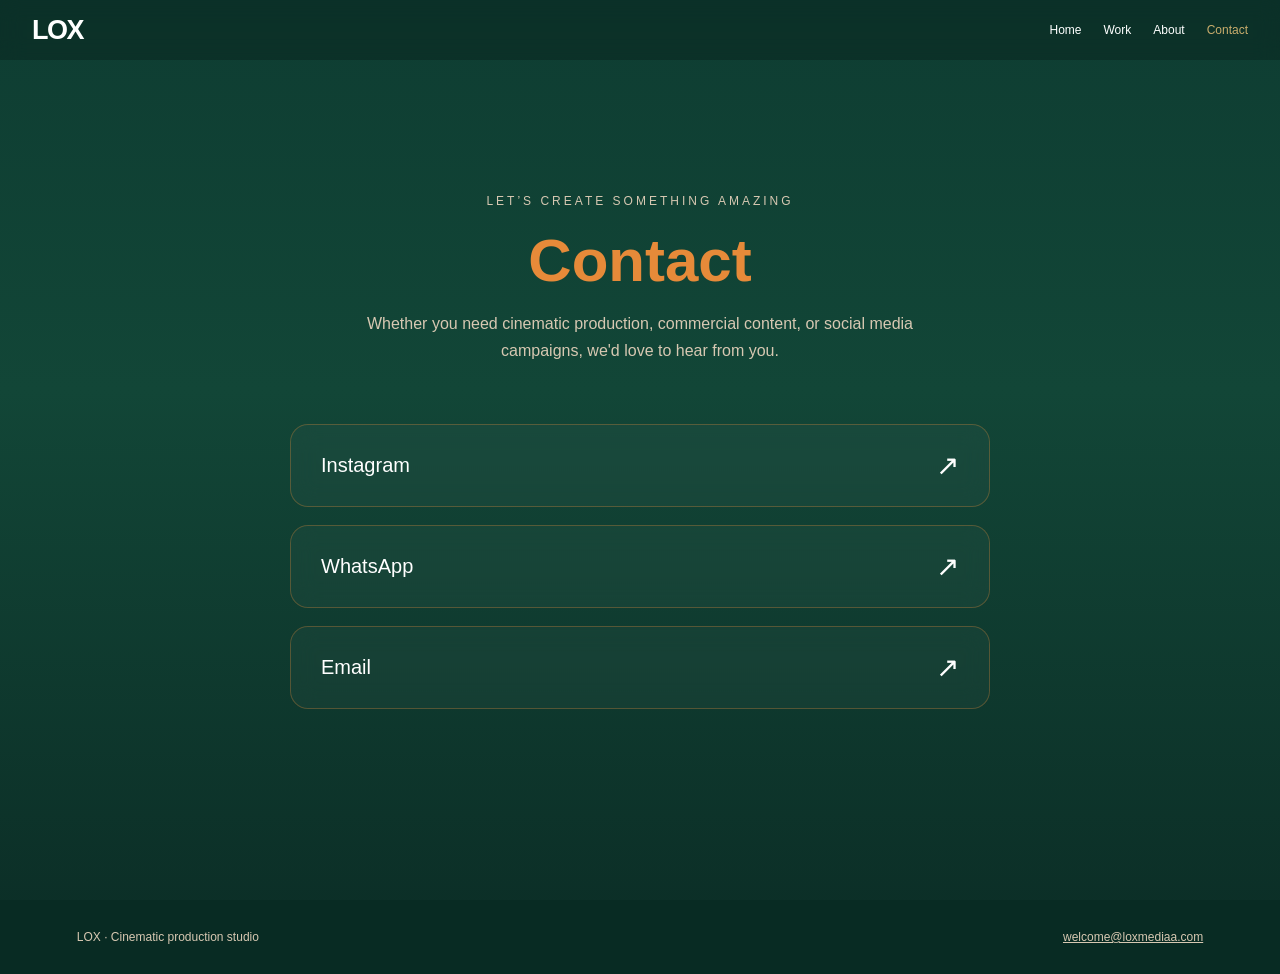
<file: contact.html>
<!doctype html><html lang="en"><head><meta charset="utf-8"><meta name="viewport" content="width=device-width,initial-scale=1"><meta name="description" content="LOX is a cinematic production studio creating premium commercials, storytelling and social media content."><meta name="theme-color" content="#0E3D32"><title>Contact — LOX</title><link rel="stylesheet" href="style.css"></head><body><a class="skip" href="#main">Skip to content</a><header class="navbar"><a class="logo" href="index.html">LOX</a><nav aria-label="Main navigation"><a href="index.html">Home</a><a href="work.html">Work</a><a href="about.html">About</a><a href="contact.html" aria-current="page">Contact</a></nav></header><main id="main" class="contact"><p class="contact-sub">LET’S CREATE SOMETHING AMAZING</p><h1>Contact</h1><p class="contact-text">Whether you need cinematic production, commercial content, or social media campaigns, we'd love to hear from you.</p><div class="contact-box"><a href="https://www.instagram.com/lox_mediaa" target="_blank" rel="noopener noreferrer" class="contact-item"><span class="left"><span>Instagram</span></span><span class="arrow" aria-hidden="true">↗</span></a><a href="https://wa.me/905312579611" target="_blank" rel="noopener noreferrer" class="contact-item"><span class="left"><span>WhatsApp</span></span><span class="arrow" aria-hidden="true">↗</span></a><a href="mailto:welcome@loxmediaa.com" class="contact-item"><span class="left"><span>Email</span></span><span class="arrow" aria-hidden="true">↗</span></a></div></main><footer class="footer"><span>LOX · Cinematic production studio</span><a href="mailto:welcome@loxmediaa.com">welcome@loxmediaa.com</a></footer><script src="script.js" defer></script></body></html>
</file>
<file: style.css>
/* RESET */
* {
  margin: 0;
  padding: 0;
  box-sizing: border-box;
}

/* GLOBAL */
body {
  font-family: 'Inter', sans-serif;
  background: #0E3D32;
  color: #E68A39;
  overflow-x: hidden;
  background:
linear-gradient(
180deg,
#0E3D32 0%,
#124637 40%,
#0b2c25 100%);
}

.navbar {
  position: fixed;
  top: 0;
  left: 0;
  width: 100%;
  padding: 20px 40px;

  display: flex;
  justify-content: space-between;
  align-items: center;

  z-index: 9999;

  /* مهم: يخليه دايم ظاهر بس ناعم */
  background: rgba(0,0,0,0.2);
  backdrop-filter: blur(10px);
}

.navbar a {
  color: white;
  text-decoration: none;
  margin-left: 20px;
  font-size: 14px;
  transition: 0.3s;
  position:relative;
}

.navbar a:hover {
  opacity: 0.6;
}

.navbar a::after{
    content:"";
    position:absolute;
    left:0;
    bottom:-6px;
    width:0;
    height:2px;
    background:#E68A39;
    transition:.3s;
}

.navbar a:hover::after{
    width:100%;
}

/* HERO */
.hero {
  height: 100vh;
  position: relative;
}

.hero video {
  width: 100%;
  height: 100%;
  object-fit: cover;
}
.video-box video {
  transition: transform 0.5s ease;
}

.video-box:hover video {
  transform: scale(1.05);
}

.hero::after {
  content: "";
  position: absolute;
  inset: 0;
  background: rgba(0,0,0,0.3);
  pointer-events: none;
}

.hero-content {
  position: absolute;
  top: 50%;
  left: 50%;
  transform: translate(-50%, -50%);
  text-align: center;
}

.subtitle {
  text-align: center;
  font-size: 12px;
  letter-spacing: 2px;
}

.title {
  font-size: 42px;
  text-align: center;
  margin: 10px 0;
}

.cta {
  display: inline-block;
  padding: 6px 16px;   /* صغير */
  font-size: 12px;

  background: #ffffff;
  color:#000000;

  border-radius: 20px;
  text-decoration: none;

  transition: 0.3s;
}

/* hover بسيط */
.cta:hover {
  opacity: 0.7;
}

/* GRID */
.grid-section {
  display: grid;
  grid-template-columns: 1fr 1fr;
  height: 100vh;
}

.grid-section video {
  width: 100%;
  height: 100%;
  object-fit: cover;
}

/* ABOUT */
.about{
    width:min(1400px,90%);
    margin:auto;
    padding:140px 0;
    animation:fade .8s ease;
}


@keyframes fade{
    from{
        opacity:0;
        transform:translateY(40px);
    }
    to{
        opacity:1;
        transform:translateY(0);
    }
}
.about h1{
    font-size:64px;
    font-weight:600;
    margin-bottom:25px;
}

.about-text{
    max-width:700px;
    font-size:20px;
    line-height:1.8;
    color:#D7C8B2;
    margin-bottom:50px;
}

.about-img{
    width:100%;
    height:auto;
    object-fit:cover;
    border-radius:20px;
    display:block;
    aspect-ratio:16/9;
}
.about-img{
    transition:.5s;
}

.about-img:hover{
    transform:scale(1.02);
}

.stats{
    display:flex;
    justify-content:space-between;
    margin-top:60px;
    gap:30px;
}

.stats div{
    flex:1;
    border-top:1px solid rgba(255,255,255,.15);
    padding-top:30px;
}

.counter{
    font-size:60px;
    font-weight:600;
    color:#E68A39;
}

/* CONTACT */
.contact{
    min-height:100vh;
    display:flex;
    flex-direction:column;
    justify-content:center;
    align-items:center;
    padding:120px 20px;
    
}

.contact-sub{
    letter-spacing:3px;
    font-size:12px;
    color:#D7C8B2;
    margin-bottom:15px;
}

.contact h1{
    font-size:60px;
    margin-bottom:15px;
    animation:fade .8s ease;
}

.contact-text{
    max-width:600px;
    color:#D7C8B2;
    line-height:1.7;
    text-align:center;
    margin-bottom:60px;
}

.contact-box{
    width:min(700px,100%);
    display:flex;
    flex-direction:column;
    gap:18px;
}

.contact-item{
    display:flex;
    justify-content:space-between;
    align-items:center;

    padding:24px 30px;

    border:1px solid rgba(230,138,57,.3);

    border-radius:18px;

    background:rgba(255,255,255,.03);

    backdrop-filter:blur(12px);

    color:white;

    text-decoration:none;

    transition:.35s;
}

.left{
    display:flex;
    align-items:center;
    gap:18px;
}

.contact-item i{
    font-size:24px;
    color:#E68A39;
}

.left span{
    font-size:20px;
}

.arrow{
    font-size:28px;
    transition:.35s;
}

.contact-item:hover{

    transform:translateY(-6px);

    border-color:#E68A39;

    background:#E68A39;

    color:#0E3D32;

    box-shadow:0 20px 50px rgba(0,0,0,.35);
}

.contact-item:hover i{
    color:#0E3D32;
}

.contact-item:hover .arrow{
    transform:translateX(8px);
}

/* 🔥 WORK (ريلز) */
.reels-container {
  height: 100vh;
  overflow-y: scroll;
  scroll-snap-type: y mandatory;
}

.reel {
  height: 100vh;
  scroll-snap-align: start;
  position: relative;
}

.reel video {
  width: 100%;
  height: 100%;
  object-fit: cover;
}

/* RESPONSIVE */
@media(max-width:768px){

  .grid-section {
    grid-template-columns: 1fr;
  }

  .stats {
    flex-direction: column;
    gap: 20px;
  }

  .title {
    font-size: 28px;
  }
}

:root{--cream:#f4f1e8;--gold:#c9ac6c}html{scroll-behavior:smooth}body{min-width:0}a,button{outline-offset:6px}a:focus-visible,button:focus-visible{outline:2px solid var(--gold)}button{font:inherit;cursor:pointer}.navbar{min-height:80px;gap:24px}.navbar .logo{font-size:32px;font-weight:700;letter-spacing:-2px;margin:0}.navbar nav{display:flex;gap:24px}.navbar nav a{margin:0;min-height:44px;display:flex;align-items:center}.navbar a[aria-current=page]{color:var(--gold)}.hero{min-height:620px;height:100svh;background:radial-gradient(ellipse at 75% 40%,#28634d,transparent 60%),#082b23}.hero-content{z-index:1;width:min(90%,850px);color:var(--cream)}.hero .title{font-family:Georgia,serif;font-weight:400;font-size:clamp(44px,7vw,92px);line-height:1.08;margin:28px 0}.hero .subtitle{color:var(--gold)}.hero .cta{background:var(--gold);border-radius:0;padding:18px 28px;min-height:48px}.hero-copy{color:#d7c8b2;line-height:1.8;max-width:560px;margin:0 auto 32px}.section{padding:90px max(6%,calc((100% - 1200px)/2))}.section h2,.story h2{font-family:Georgia,serif;font-weight:400;font-size:clamp(36px,4vw,56px);color:var(--cream)}.section p{color:#d7c8b2;line-height:1.8;margin:22px 0}.service-grid{display:grid;grid-template-columns:repeat(3,1fr);gap:30px;margin-top:40px}.service-grid article{border-top:1px solid #ffffff35;padding-top:25px}.service-grid h3{color:var(--gold);font-weight:400;font-size:23px}.story{text-align:center;padding:70px 6%;background:#082b23}.story p{color:#d7c8b2;margin:22px 0;line-height:1.8}.story .cta{border-radius:0;background:var(--gold);padding:16px 28px}.about{min-height:80svh}.stats p{color:#d7c8b2}.contact-sub{text-align:center;line-height:1.7}.contact-item:hover{transform:translateY(-3px)}.contact-item:focus-visible{outline-color:var(--gold)}.reels-container{height:100svh}.reel{height:100svh;background:#082b23}.reel video{display:block}.reel-control{position:absolute;bottom:26px;right:6%;z-index:2;background:#082b23cc;color:white;border:1px solid #ffffff70;padding:12px 18px;min-height:44px}.asset-note{padding:24px;border:1px dashed #c9ac6c66;color:#d7c8b2;line-height:1.8}.reel .asset-note{position:absolute;top:45%;left:8%;right:8%;text-align:center}.asset-note[hidden]{display:none}.footer{padding:30px 6%;display:flex;justify-content:space-between;gap:20px;color:#d7c8b2;font-size:12px;background:#082b23}.footer a{color:inherit}.skip{position:fixed;top:-100px;left:15px;z-index:10000;background:white;color:#082b23;padding:12px}.skip:focus{top:10px}
@media(max-width:768px){.navbar{padding:12px 6%;gap:12px;flex-wrap:wrap}.navbar nav{gap:18px}.navbar nav a{font-size:12px}.section{padding:65px 6%}.service-grid{grid-template-columns:1fr}.about{padding-top:140px}.about h1{font-size:44px}.about-text{font-size:17px}.contact{padding-top:150px}.contact h1{font-size:44px}.contact-item{padding:20px}.left span{font-size:17px}.footer{flex-wrap:wrap}.hero{min-height:640px}.hero-content{padding-top:70px}.reel video{object-fit:contain}}
@media(max-width:360px){.navbar nav{gap:12px}.navbar nav a{font-size:11px}}
@media(prefers-reduced-motion:reduce){html{scroll-behavior:auto}*,*::before,*::after{animation:none!important;transition:none!important}}

/* Tap film to pause or resume; no visible playback controls. */
[data-interactive-video]{cursor:pointer}[data-interactive-video]:focus-visible{outline:2px solid var(--gold);outline-offset:-5px}.hero-content{pointer-events:none}.hero-content a{pointer-events:auto}.hero video{position:absolute;inset:0}.hero-content{text-shadow:0 2px 24px #0008}

.video-error{position:absolute;bottom:20px;left:6%;right:6%;padding:12px;background:#082b23e6;color:#f4f1e8;font-size:13px;z-index:2}.video-error[hidden]{display:none}.hero video{object-position:center}.reel video{object-fit:contain;background:#082b23}

/* Compact shared header */
.navbar{min-height:60px;padding:8px 32px;gap:16px;flex-wrap:nowrap}
.navbar .logo{font-size:27px;letter-spacing:-1.5px;line-height:1}
.navbar nav{gap:22px}
.navbar nav a{font-size:12px;min-height:44px}
@media(max-width:768px){.navbar{min-height:56px;padding:6px 5%;gap:12px}.navbar .logo{font-size:25px}.navbar nav{gap:16px}.navbar nav a{font-size:12px}}
@media(max-width:360px){.navbar nav{gap:11px}.navbar nav a{font-size:11px}}
/* Film gallery */
.sr-only{position:absolute;width:1px;height:1px;overflow:hidden;clip-path:inset(50%);white-space:nowrap}
.work-page{background:#071f1a;color:var(--cream)}.work-page .navbar{background:#071f1ae6;border-bottom:1px solid #ffffff14}
.work-page .reel{background:radial-gradient(ellipse at 50% 50%,#153c30,#071f1a 75%);isolation:isolate;overflow:hidden;scroll-snap-stop:always}
.work-page .reel video{position:absolute;inset:100px 24% 90px;width:52%;height:calc(100% - 190px);object-fit:contain;background:transparent;filter:drop-shadow(0 16px 38px #0005)}
.film-info{position:absolute;left:4%;top:45%;width:18%;pointer-events:none}.film-kicker{font-size:9px;letter-spacing:2px;color:var(--gold);line-height:1.8}.film-name{font-family:Georgia,serif;font-size:clamp(26px,2.6vw,44px);font-weight:400;line-height:1.18;margin:20px 0}.film-hint{font-size:11px;color:#b9c9c0;line-height:1.8;max-width:16ch}
.film-tools{position:absolute;right:4%;top:47%;display:grid;gap:30px;justify-items:center}.sound-toggle{border:1px solid #ffffff40;background:#092b24cc;color:#f4f1e8;border-radius:30px;min-height:44px;padding:11px 16px;display:inline-flex;align-items:center;gap:9px;font-size:11px;cursor:pointer;backdrop-filter:blur(12px)}.sound-toggle:hover{border-color:var(--gold)}.sound-toggle .sound-waves{display:none}.sound-toggle.is-audible .sound-waves{display:block}.sound-toggle.is-audible .sound-cross{display:none}
.film-navigation{display:grid;justify-items:center;gap:12px}.film-navigation a{display:grid;place-items:center;width:44px;height:44px;border:1px solid #ffffff30;border-radius:50%;color:var(--cream);text-decoration:none}.film-navigation a:hover{background:#ffffff12}.film-navigation span{font-size:10px;color:#bbc9c1;letter-spacing:2px}.film-bottom{position:absolute;left:4%;right:4%;bottom:25px;display:flex;align-items:center;gap:24px;color:#bbc9c1;font-size:9px;letter-spacing:1.5px}.film-seek{flex:1;display:flex;align-items:center;min-height:44px}.film-seek input{width:100%;accent-color:var(--gold);cursor:pointer;min-height:28px}.film-time{min-width:105px;text-align:right;font-variant-numeric:tabular-nums;letter-spacing:1px}.hero-sound{position:absolute;right:6%;bottom:28px;z-index:3}
@media(max-width:768px){.work-page .reel video{inset:90px 0 155px;width:100%;height:calc(100% - 245px)}.film-info{top:auto;bottom:83px;left:6%;width:60%}.film-kicker{font-size:8px;letter-spacing:1.5px}.film-name{font-size:25px;margin:6px 0}.film-hint{display:none}.film-tools{top:auto;bottom:90px;right:6%;gap:0}.film-navigation{display:none}.film-bottom{left:6%;right:6%;bottom:15px;gap:12px;flex-wrap:wrap}.film-bottom>span:first-child{display:none}.film-time{min-width:95px;font-size:9px}.sound-toggle{padding:10px 12px;font-size:10px}.film-seek{margin:0}.hero-sound{bottom:20px}}
@media(max-height:550px) and (min-width:769px){.work-page .reel video{top:85px;bottom:65px;height:calc(100% - 150px)}.film-info,.film-tools{top:32%}.film-tools{gap:8px}.film-navigation{gap:3px}.film-name{margin:8px 0}.film-bottom{bottom:8px}}

/* Minimal Work controls: seek bar and sound only. */
.work-seek{position:absolute;left:6%;right:calc(6% + 150px);bottom:28px;min-height:44px;display:flex;align-items:center;z-index:3}.work-seek input{width:100%;min-height:32px;accent-color:var(--gold);cursor:pointer}.work-seek input:focus-visible{outline:2px solid var(--gold);outline-offset:4px}@media(max-width:768px){.work-seek{bottom:20px;right:calc(6% + 125px)}}

/* Preserve the complete About photograph. */
.about-img{aspect-ratio:auto;height:auto;object-fit:contain}
</file>
